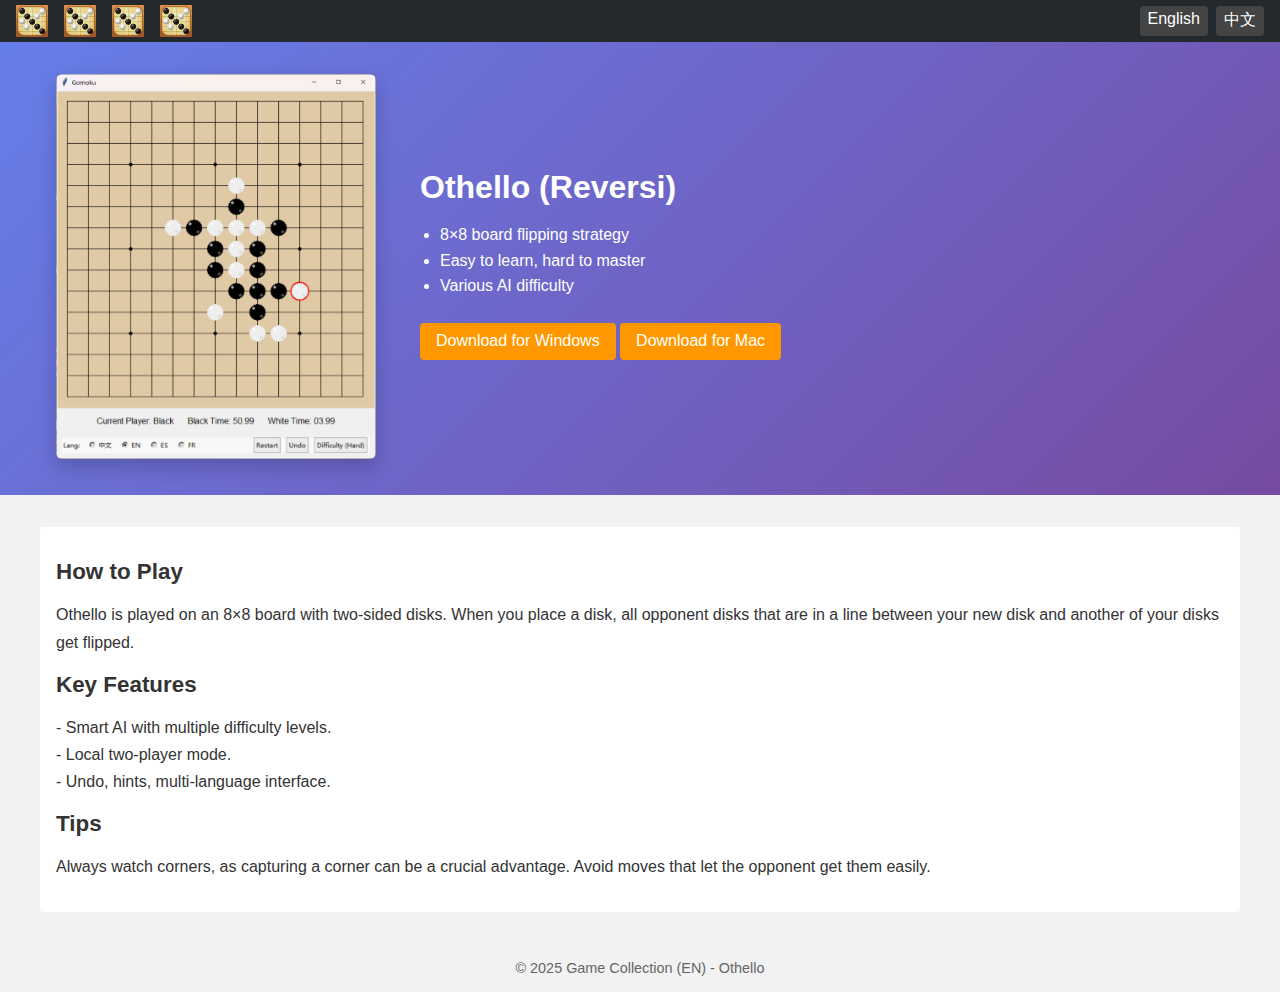
<file: en/othello.html>
<!DOCTYPE html>
<html lang="en">
<head>
  <meta charset="UTF-8" />
  <title>Othello - Game Collection (EN)</title>
  <meta name="description" content="Play Othello - English version">
  <meta name="viewport" content="width=device-width,initial-scale=1.0">
  <link rel="alternate" hreflang="zh" href="https://www.example.com/zh/othello.html" />
  <link rel="stylesheet" href="../assets/css/style.css">
</head>
<body>

<!-- 导航插入点 -->
<div id="top-nav"></div>

<!-- 子页面大通栏：左图 + 右文字下载 -->
<section class="sub-hero">
    <!-- 给 hero-container 同时使用 container 类 -->
    <div class="hero-container container">
      <!-- 左侧图 -->
      <div class="hero-left">
        <img src="../images/game1.png" alt="Othello Screenshot">
      </div>
      <!-- 右侧说明 -->
      <div class="hero-right">
        <h1>Othello (Reversi)</h1>
        <div class="highlights">
          <ul>
            <li>8×8 board flipping strategy</li>
            <li>Easy to learn, hard to master</li>
            <li>Various AI difficulty</li>
          </ul>
        </div>
        <a class="download-btn" href="#">Download for Windows</a>
        <a class="download-btn" href="#">Download for Mac</a>
      </div>
    </div>
  </section>

<!-- 主要内容 -->
<div class="page-content">
  <h2>How to Play</h2>
  <p>Othello is played on an 8×8 board with two-sided disks. When you place a disk, all opponent disks that are in a line between your new disk and another of your disks get flipped.</p>

  <h2>Key Features</h2>
  <p>- Smart AI with multiple difficulty levels.<br>
     - Local two-player mode.<br>
     - Undo, hints, multi-language interface.</p>

  <h2>Tips</h2>
  <p>Always watch corners, as capturing a corner can be a crucial advantage. Avoid moves that let the opponent get them easily.</p>
</div>

<footer>
  <p>© 2025 Game Collection (EN) - Othello</p>
</footer>

<script src="../load-nav.js"></script>
</body>
</html>
</file>
<file: assets/css/style.css>
/* =============================
   style.css - 公共样式示例
   ============================= */

/* ========= 基础重置 ========= */
* {
    margin: 0;
    padding: 0;
    box-sizing: border-box;
  }
  body {
    font-family: "Helvetica Neue", Arial, sans-serif;
    background-color: #f2f2f2;
    color: #333;
  }
  a {
    text-decoration: none;
    color: #007bff; /* 默认链接颜色 */
  }
  a:hover {
    text-decoration: underline;
  }
  
  /* ========= 导航栏 ========= */
  .site-nav {
    background: #24292e;
    color: #fff;
    display: flex;
    align-items: center;
    /* 缩小上下间距，适应 32×32 图标 */
    padding: 0.3rem 1rem;
  }
  
  .site-nav ul {
    list-style: none;
    display: flex;
    gap: 1rem;
    margin: 0;
  }
  
  .nav-icons {
    display: flex;
    align-items: center;
  }
  
  .nav-icon {
    width: 32px;   /* 图标大小 */
    height: 32px;
    display: block;
  }
  
  /* 语言切换区域 */
  .lang-switch {
    margin-left: auto;
    display: flex;
    gap: 0.5rem;
  }
  .lang-switch a {
    color: #fff;
    background: #444;
    border-radius: 4px;
    padding: 0.3rem 0.5rem;
    transition: background 0.2s;
  }
  .lang-switch a:hover {
    background: #666;
  }
  
  /* ========= Hero(首页大背景) ========= */
  .hero {
    position: relative;
    width: 100%;
    min-height: 40vh;
    /* 示例背景图，按实际图片替换 */
    background: linear-gradient(100deg, #667eea, #764ba2);
    /*background: url('../images/hero-bg.jpg') center/cover no-repeat;*/
    
    display: flex;
    justify-content: center;
    align-items: center;
    text-align: center;
  }
  .hero::before {
    content: "";
    position: absolute;
    top:0; left:0; right:0; bottom:0;
    background: rgba(0,0,0,0.5); /* 半透明遮罩 */
  }
  .hero-content {
    position: relative; /* 处于遮罩之上 */
    color: #fff;
    max-width: 800px;
    padding: 2rem 1rem;
  }
  .hero-content h1 {
    font-size: 2.5rem;
    margin-bottom: 1rem;
    text-shadow: 2px 2px 5px rgba(0,0,0,0.6);
  }
  .hero-content p {
    font-size: 1.2rem;
    margin-bottom: 2rem;
    line-height: 1.6;
    text-shadow: 1px 1px 3px rgba(0,0,0,0.7);
  }
  
  /* ========= 通用下载按钮 ========= */
  .download-btn {
    display: inline-block;
    background: #ff9800;
    color: #fff;
    padding: 0.6rem 1rem;
    border-radius: 4px;
    margin: 0.5rem 0;
    transition: background 0.2s;
  }
  .download-btn:hover {
    background: #ef6c00;
  }
  
  /* ========= 容器和排版基础 ========= */
  .container {
    max-width: 1200px;
    margin: 0 auto;
    padding: 0 1rem;
  }
  
  /* ========= 首页游戏卡片区域 ========= */
  .game-section-title {
    text-align: center;
    font-size: 2rem;
    margin: 2rem 0 1rem;
  }
  
  .game-grid {
    display: grid;
    grid-template-columns: repeat(auto-fit, minmax(280px, 1fr));
    gap: 1rem;
  }
  
  /* 整个卡片可点击：将卡片用 <a> 包裹，而非内置按钮 */
  .game-card {
    display: flex; 
    flex-direction: column;
    background: #fff;
    border-radius: 5px;
    overflow: hidden;
    color: #333;      /* 链接文字颜色 */
    text-decoration: none; /* 移除下划线 */
    transition: box-shadow 0.2s;
  }
  .game-card:hover {
    box-shadow: 0 4px 12px rgba(0,0,0,0.15);
  }
  .game-card img {
    width: 100%;
    height: 180px;
    object-fit: cover;
    display: block;
  }
  .game-card-content {
    flex: 1;  /* 占据剩余高度 */
    padding: 1rem;
  }
  .game-card-content h3 {
    margin-bottom: 0.5rem;
  }
  .game-card-content p {
    line-height: 1.4;
  }
  
  /* 如果保留了旧的按钮区域，可隐藏或删除
  .card-actions {
    margin-top: 1rem;
    text-align: right;
  }
  */
  
  /* ========= 子页面顶部通栏 (sub-hero) ========= */
  .sub-hero {
    /* 移除左右 padding，使用内部 container 控制对齐 */
    padding: 2rem 0;
    /* 演示渐变背景，也可换背景图 */
    background: linear-gradient(135deg, #667eea, #764ba2);
    color: #fff;
  }
  .hero-container {
    display: flex;
    flex-wrap: wrap;
    gap: 1.5rem;
    align-items: center;
    justify-content: space-between;
  }
  .hero-left img {
    width: 320px;
    max-width: 100%;
    border-radius: 6px;
    box-shadow: 0 8px 20px rgba(0,0,0,0.2);
  }
  .hero-right {
    flex: 1;
    min-width: 280px;
    padding-left: 20px;  /* 加入 20px 左内边距，调整右侧区域与图片间距 */
  }
  .hero-right h1 {
    font-size: 2rem;
    margin-bottom: 1rem;
  }
  .highlights {
    margin: 1rem 0;
    line-height: 1.6;
  }

  /* 针对亮点列表的调整 */
.highlights ul {
    margin-left: 20px;   /* 将列表整体向右缩进20px */
  }
  
  /* ========= 子页面主要内容区 ========= */
  .page-content {
    max-width: 1200px;
    margin: 2rem auto;
    padding: 1rem;
    background: #fff;
    border-radius: 4px;
  }
  .page-content h2 {
    font-size: 1.4rem;
    margin: 1rem 0;
  }
  .page-content p {
    margin-bottom: 1rem;
    line-height: 1.7;
  }
  
  /* ========= 页脚 ========= */
  footer {
    text-align: center;
    padding: 1rem;
    color: #666;
    font-size: 0.9rem;
  }
</file>
